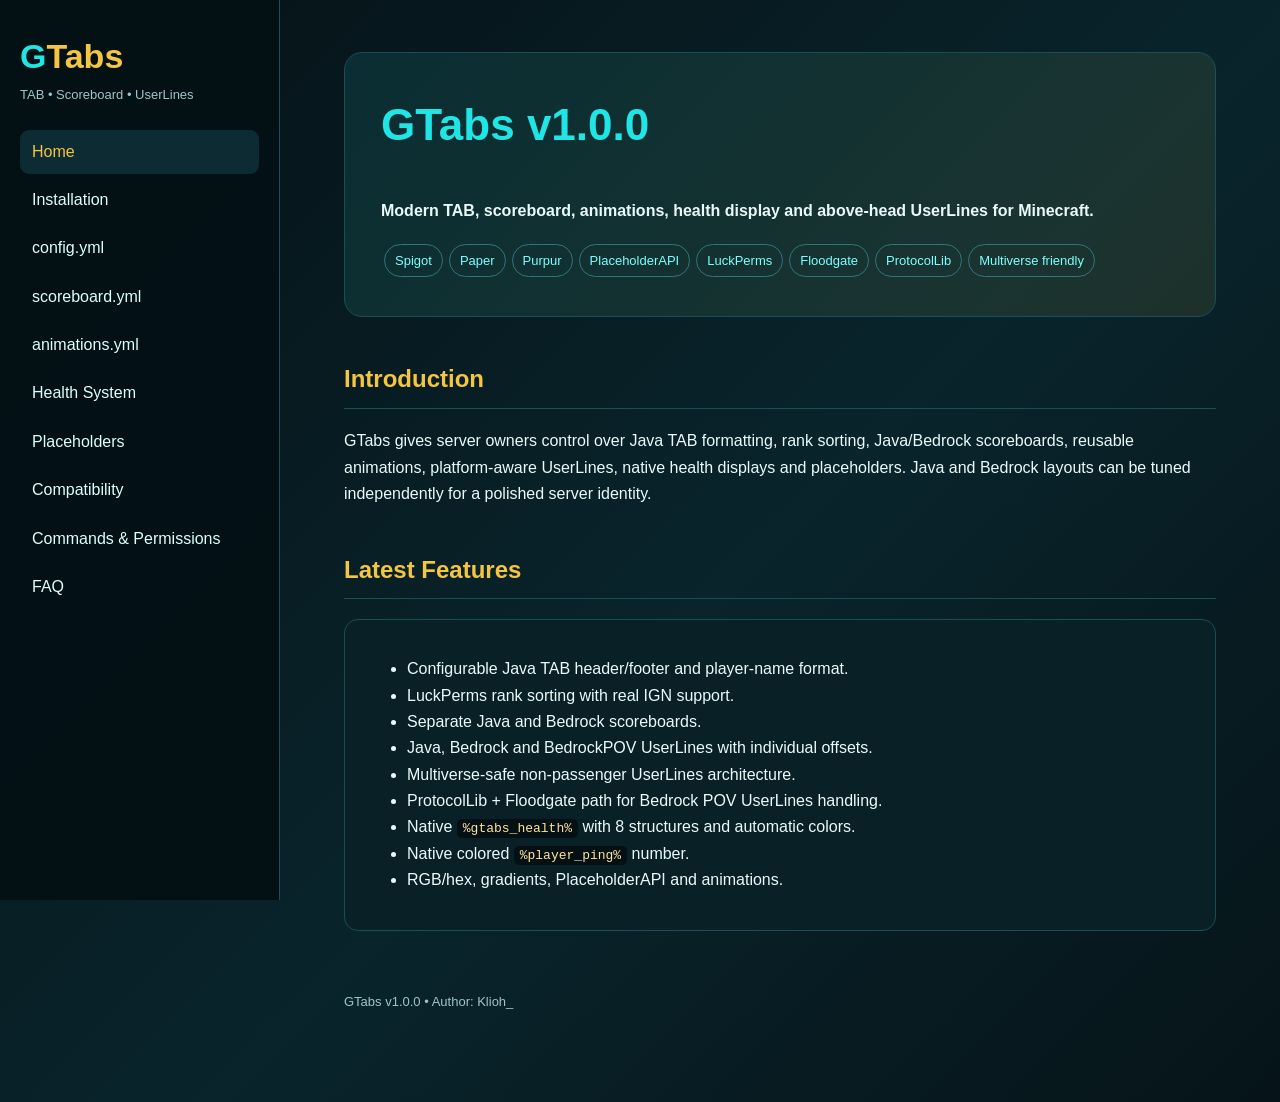
<file: index.html>
<!doctype html><html><head><meta charset="utf-8"><meta name="viewport" content="width=device-width,initial-scale=1"><title>Home | GTabs Wiki</title><link rel="stylesheet" href="assets/style.css"></head><body><div class="layout"><aside class="sidebar"><div class="brand">G<span>Tabs</span></div><div class="tag">TAB • Scoreboard • UserLines</div><nav class="nav"><a class="active" href="index.html">Home</a><a class="" href="installation.html">Installation</a><a class="" href="config.html">config.yml</a><a class="" href="scoreboard.html">scoreboard.yml</a><a class="" href="animations.html">animations.yml</a><a class="" href="health.html">Health System</a><a class="" href="placeholders.html">Placeholders</a><a class="" href="compatibility.html">Compatibility</a><a class="" href="commands.html">Commands & Permissions</a><a class="" href="faq.html">FAQ</a></nav></aside><main class="content"><section class="hero"><h1>GTabs v1.0.0</h1><p><strong>Modern TAB, scoreboard, animations, health display and above-head UserLines for Minecraft.</strong></p><span class="badge">Spigot</span><span class="badge">Paper</span><span class="badge">Purpur</span><span class="badge">PlaceholderAPI</span><span class="badge">LuckPerms</span><span class="badge">Floodgate</span><span class="badge">ProtocolLib</span><span class="badge">Multiverse friendly</span></section><h2>Introduction</h2><p>GTabs gives server owners control over Java TAB formatting, rank sorting, Java/Bedrock scoreboards, reusable animations, platform-aware UserLines, native health displays and placeholders. Java and Bedrock layouts can be tuned independently for a polished server identity.</p><h2>Latest Features</h2><div class="card"><ul><li>Configurable Java TAB header/footer and player-name format.</li><li>LuckPerms rank sorting with real IGN support.</li><li>Separate Java and Bedrock scoreboards.</li><li>Java, Bedrock and BedrockPOV UserLines with individual offsets.</li><li>Multiverse-safe non-passenger UserLines architecture.</li><li>ProtocolLib + Floodgate path for Bedrock POV UserLines handling.</li><li>Native <code>%gtabs_health%</code> with 8 structures and automatic colors.</li><li>Native colored <code>%player_ping%</code> number.</li><li>RGB/hex, gradients, PlaceholderAPI and animations.</li></ul></div><div class="footer">GTabs v1.0.0 • Author: Klioh_</div></main></div></body></html>
</file>
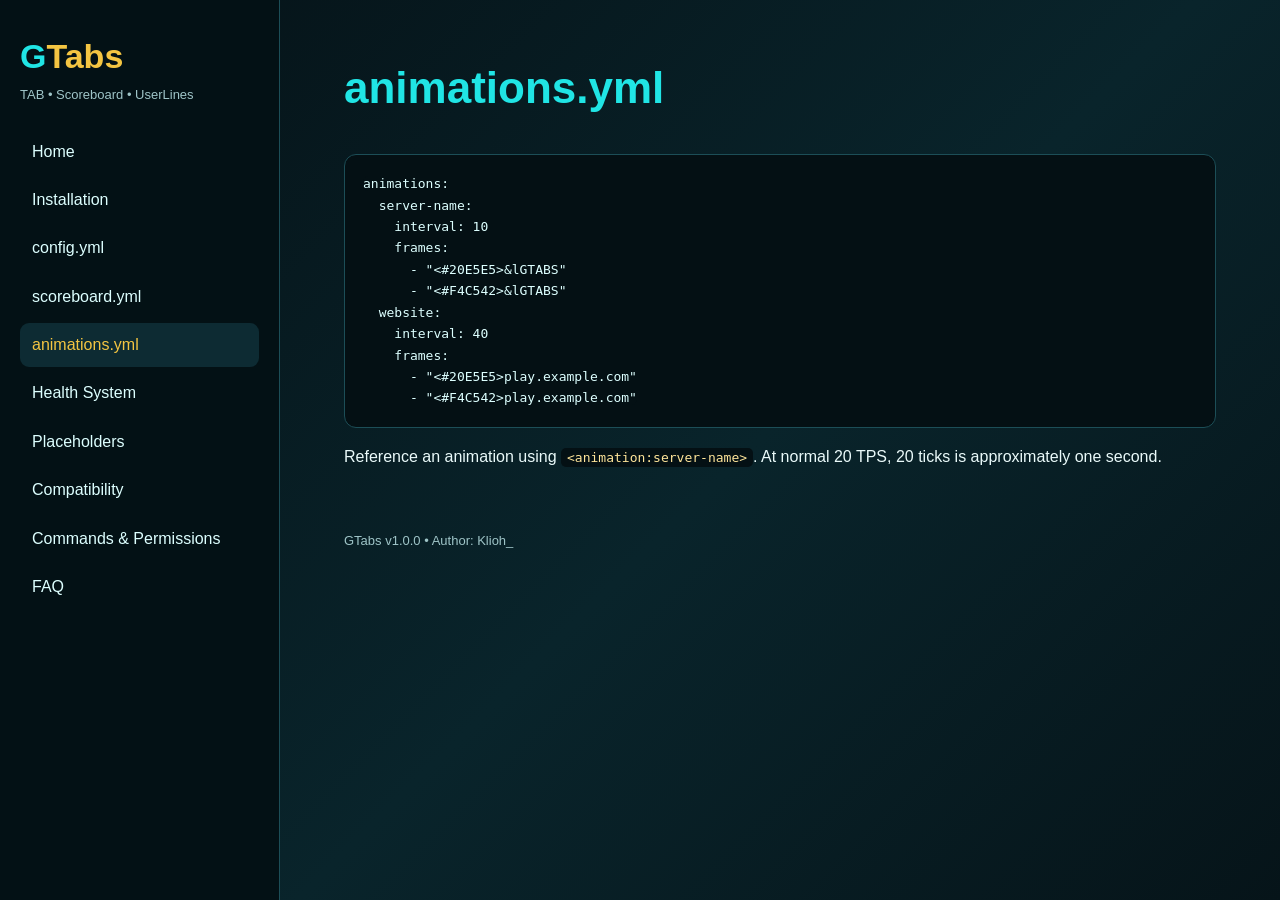
<file: animations.html>
<!doctype html><html><head><meta charset="utf-8"><meta name="viewport" content="width=device-width,initial-scale=1"><title>animations.yml | GTabs Wiki</title><link rel="stylesheet" href="assets/style.css"></head><body><div class="layout"><aside class="sidebar"><div class="brand">G<span>Tabs</span></div><div class="tag">TAB • Scoreboard • UserLines</div><nav class="nav"><a class="" href="index.html">Home</a><a class="" href="installation.html">Installation</a><a class="" href="config.html">config.yml</a><a class="" href="scoreboard.html">scoreboard.yml</a><a class="active" href="animations.html">animations.yml</a><a class="" href="health.html">Health System</a><a class="" href="placeholders.html">Placeholders</a><a class="" href="compatibility.html">Compatibility</a><a class="" href="commands.html">Commands & Permissions</a><a class="" href="faq.html">FAQ</a></nav></aside><main class="content"><h1>animations.yml</h1><pre><code>animations:
  server-name:
    interval: 10
    frames:
      - "&lt;#20E5E5&gt;&amp;lGTABS"
      - "&lt;#F4C542&gt;&amp;lGTABS"
  website:
    interval: 40
    frames:
      - "&lt;#20E5E5&gt;play.example.com"
      - "&lt;#F4C542&gt;play.example.com"</code></pre><p>Reference an animation using <code>&lt;animation:server-name&gt;</code>. At normal 20 TPS, 20 ticks is approximately one second.</p><div class="footer">GTabs v1.0.0 • Author: Klioh_</div></main></div></body></html>
</file>
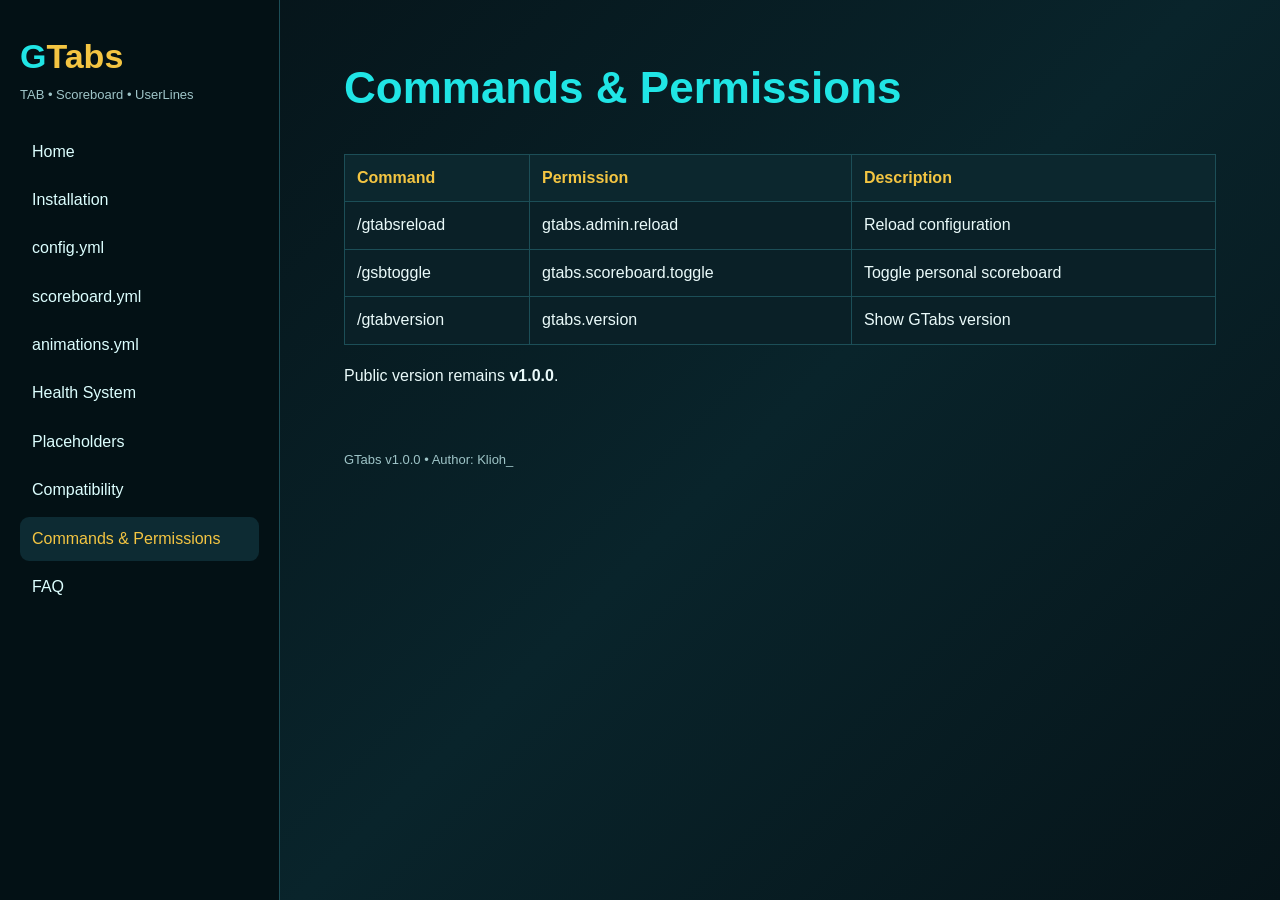
<file: commands.html>
<!doctype html><html><head><meta charset="utf-8"><meta name="viewport" content="width=device-width,initial-scale=1"><title>Commands &amp; Permissions | GTabs Wiki</title><link rel="stylesheet" href="assets/style.css"></head><body><div class="layout"><aside class="sidebar"><div class="brand">G<span>Tabs</span></div><div class="tag">TAB • Scoreboard • UserLines</div><nav class="nav"><a class="" href="index.html">Home</a><a class="" href="installation.html">Installation</a><a class="" href="config.html">config.yml</a><a class="" href="scoreboard.html">scoreboard.yml</a><a class="" href="animations.html">animations.yml</a><a class="" href="health.html">Health System</a><a class="" href="placeholders.html">Placeholders</a><a class="" href="compatibility.html">Compatibility</a><a class="active" href="commands.html">Commands & Permissions</a><a class="" href="faq.html">FAQ</a></nav></aside><main class="content"><h1>Commands & Permissions</h1><table><tr><th>Command</th><th>Permission</th><th>Description</th></tr><tr><td>/gtabsreload</td><td>gtabs.admin.reload</td><td>Reload configuration</td></tr><tr><td>/gsbtoggle</td><td>gtabs.scoreboard.toggle</td><td>Toggle personal scoreboard</td></tr><tr><td>/gtabversion</td><td>gtabs.version</td><td>Show GTabs version</td></tr></table><p>Public version remains <strong>v1.0.0</strong>.</p><div class="footer">GTabs v1.0.0 • Author: Klioh_</div></main></div></body></html>
</file>
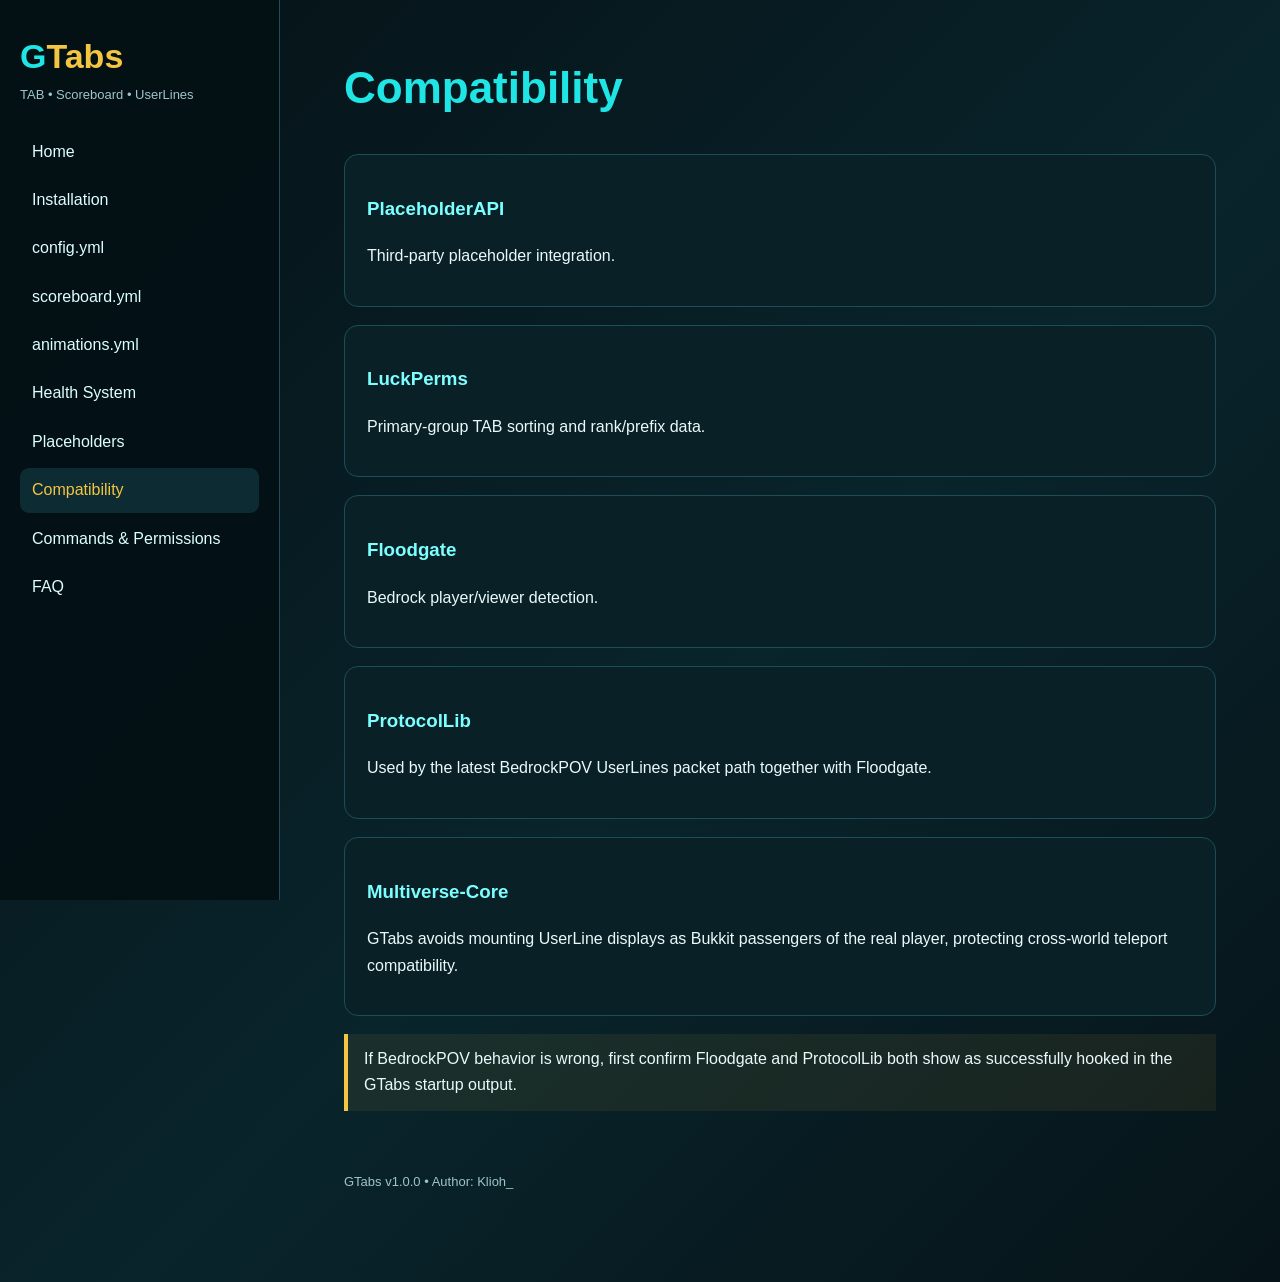
<file: compatibility.html>
<!doctype html><html><head><meta charset="utf-8"><meta name="viewport" content="width=device-width,initial-scale=1"><title>Compatibility | GTabs Wiki</title><link rel="stylesheet" href="assets/style.css"></head><body><div class="layout"><aside class="sidebar"><div class="brand">G<span>Tabs</span></div><div class="tag">TAB • Scoreboard • UserLines</div><nav class="nav"><a class="" href="index.html">Home</a><a class="" href="installation.html">Installation</a><a class="" href="config.html">config.yml</a><a class="" href="scoreboard.html">scoreboard.yml</a><a class="" href="animations.html">animations.yml</a><a class="" href="health.html">Health System</a><a class="" href="placeholders.html">Placeholders</a><a class="active" href="compatibility.html">Compatibility</a><a class="" href="commands.html">Commands & Permissions</a><a class="" href="faq.html">FAQ</a></nav></aside><main class="content"><h1>Compatibility</h1><div class="card"><h3>PlaceholderAPI</h3><p>Third-party placeholder integration.</p></div><div class="card"><h3>LuckPerms</h3><p>Primary-group TAB sorting and rank/prefix data.</p></div><div class="card"><h3>Floodgate</h3><p>Bedrock player/viewer detection.</p></div><div class="card"><h3>ProtocolLib</h3><p>Used by the latest BedrockPOV UserLines packet path together with Floodgate.</p></div><div class="card"><h3>Multiverse-Core</h3><p>GTabs avoids mounting UserLine displays as Bukkit passengers of the real player, protecting cross-world teleport compatibility.</p></div><div class="note">If BedrockPOV behavior is wrong, first confirm Floodgate and ProtocolLib both show as successfully hooked in the GTabs startup output.</div><div class="footer">GTabs v1.0.0 • Author: Klioh_</div></main></div></body></html>
</file>
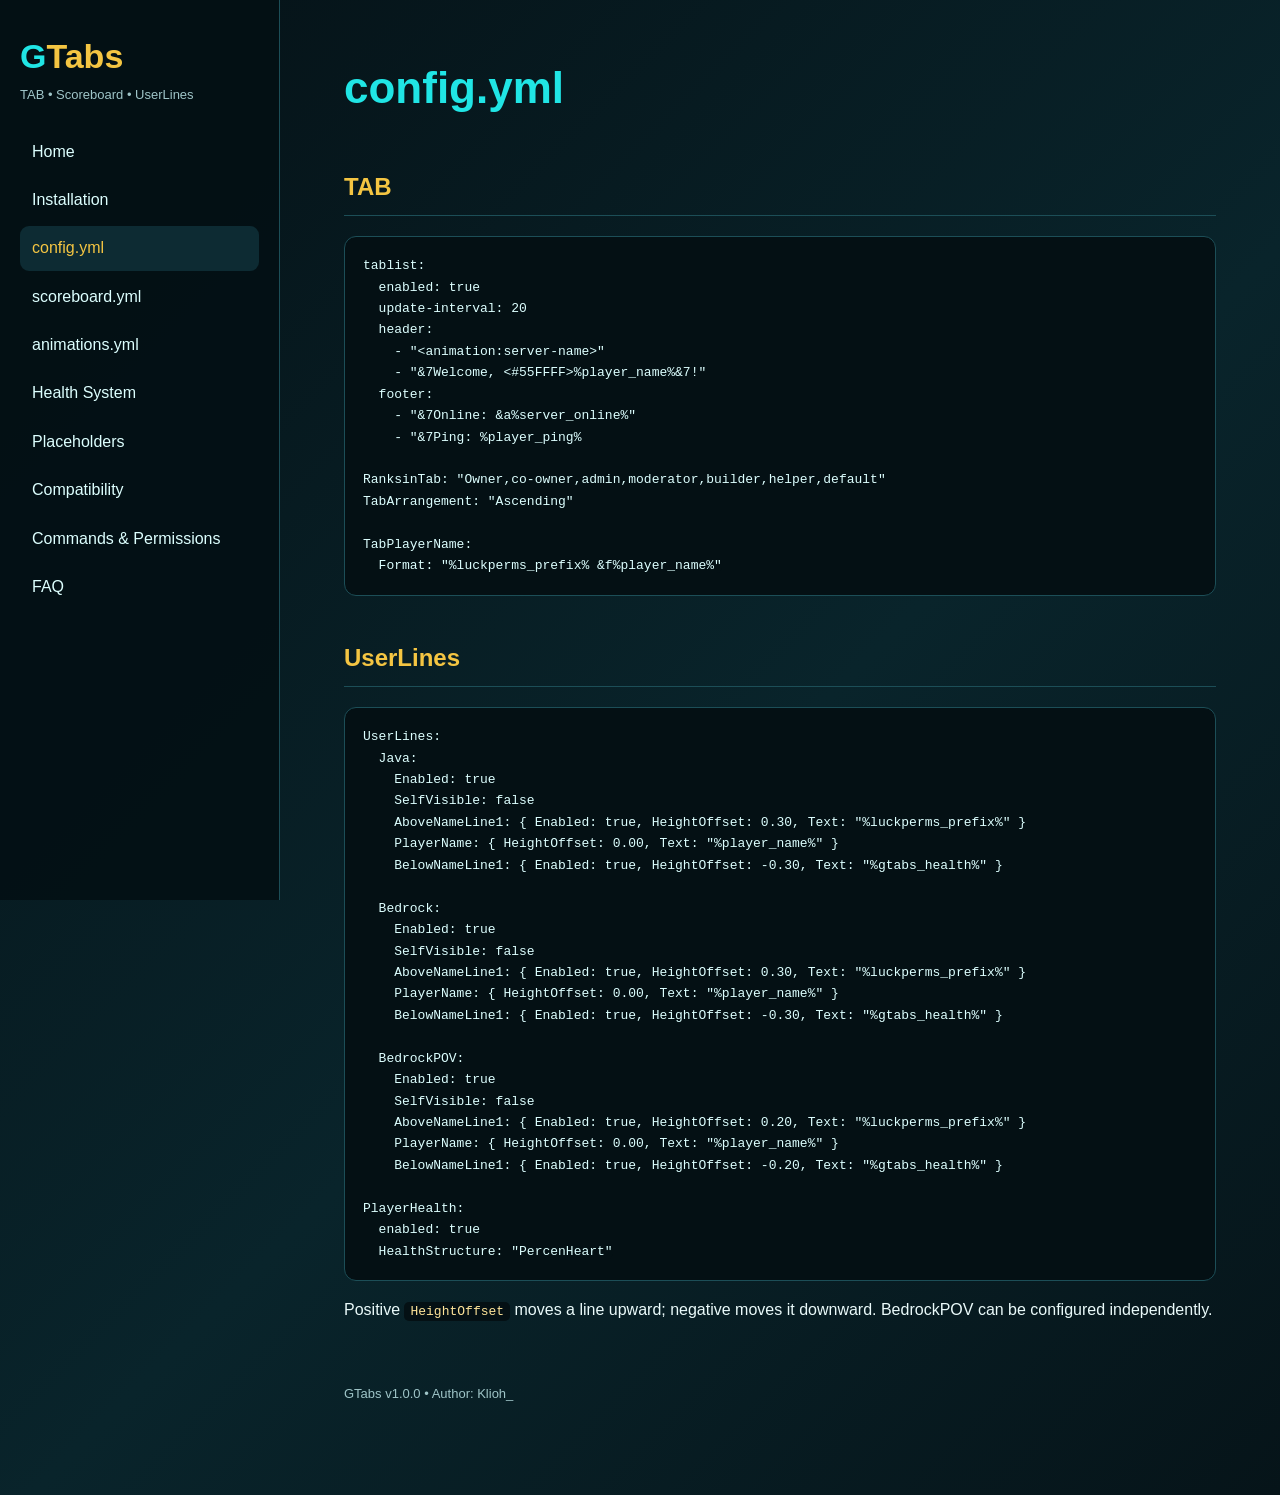
<file: config.html>
<!doctype html><html><head><meta charset="utf-8"><meta name="viewport" content="width=device-width,initial-scale=1"><title>config.yml | GTabs Wiki</title><link rel="stylesheet" href="assets/style.css"></head><body><div class="layout"><aside class="sidebar"><div class="brand">G<span>Tabs</span></div><div class="tag">TAB • Scoreboard • UserLines</div><nav class="nav"><a class="" href="index.html">Home</a><a class="" href="installation.html">Installation</a><a class="active" href="config.html">config.yml</a><a class="" href="scoreboard.html">scoreboard.yml</a><a class="" href="animations.html">animations.yml</a><a class="" href="health.html">Health System</a><a class="" href="placeholders.html">Placeholders</a><a class="" href="compatibility.html">Compatibility</a><a class="" href="commands.html">Commands & Permissions</a><a class="" href="faq.html">FAQ</a></nav></aside><main class="content"><h1>config.yml</h1><h2>TAB</h2><pre><code>tablist:
  enabled: true
  update-interval: 20
  header:
    - "&lt;animation:server-name&gt;"
    - "&amp;7Welcome, &lt;#55FFFF&gt;%player_name%&amp;7!"
  footer:
    - "&amp;7Online: &amp;a%server_online%"
    - "&amp;7Ping: %player_ping%

RanksinTab: "Owner,co-owner,admin,moderator,builder,helper,default"
TabArrangement: "Ascending"

TabPlayerName:
  Format: "%luckperms_prefix% &amp;f%player_name%"</code></pre><h2>UserLines</h2><pre><code>UserLines:
  Java:
    Enabled: true
    SelfVisible: false
    AboveNameLine1: { Enabled: true, HeightOffset: 0.30, Text: "%luckperms_prefix%" }
    PlayerName: { HeightOffset: 0.00, Text: "%player_name%" }
    BelowNameLine1: { Enabled: true, HeightOffset: -0.30, Text: "%gtabs_health%" }

  Bedrock:
    Enabled: true
    SelfVisible: false
    AboveNameLine1: { Enabled: true, HeightOffset: 0.30, Text: "%luckperms_prefix%" }
    PlayerName: { HeightOffset: 0.00, Text: "%player_name%" }
    BelowNameLine1: { Enabled: true, HeightOffset: -0.30, Text: "%gtabs_health%" }

  BedrockPOV:
    Enabled: true
    SelfVisible: false
    AboveNameLine1: { Enabled: true, HeightOffset: 0.20, Text: "%luckperms_prefix%" }
    PlayerName: { HeightOffset: 0.00, Text: "%player_name%" }
    BelowNameLine1: { Enabled: true, HeightOffset: -0.20, Text: "%gtabs_health%" }

PlayerHealth:
  enabled: true
  HealthStructure: "PercenHeart"</code></pre><p>Positive <code>HeightOffset</code> moves a line upward; negative moves it downward. BedrockPOV can be configured independently.</p><div class="footer">GTabs v1.0.0 • Author: Klioh_</div></main></div></body></html>
</file>
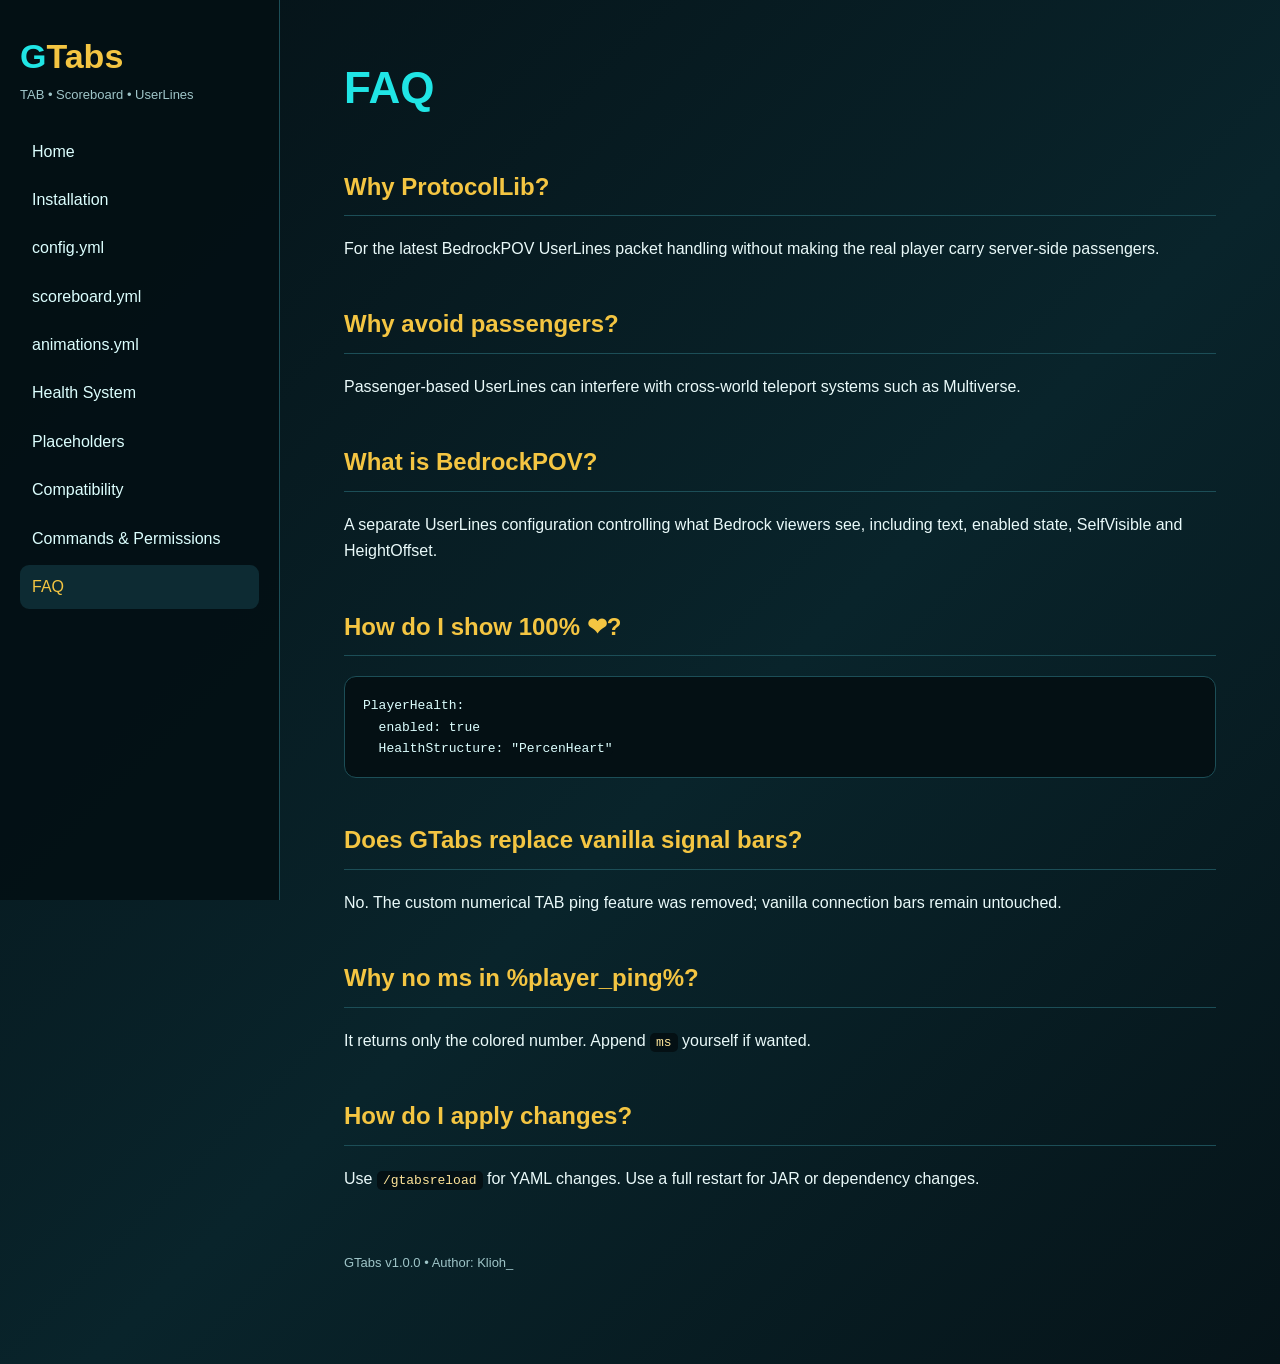
<file: faq.html>
<!doctype html><html><head><meta charset="utf-8"><meta name="viewport" content="width=device-width,initial-scale=1"><title>FAQ | GTabs Wiki</title><link rel="stylesheet" href="assets/style.css"></head><body><div class="layout"><aside class="sidebar"><div class="brand">G<span>Tabs</span></div><div class="tag">TAB • Scoreboard • UserLines</div><nav class="nav"><a class="" href="index.html">Home</a><a class="" href="installation.html">Installation</a><a class="" href="config.html">config.yml</a><a class="" href="scoreboard.html">scoreboard.yml</a><a class="" href="animations.html">animations.yml</a><a class="" href="health.html">Health System</a><a class="" href="placeholders.html">Placeholders</a><a class="" href="compatibility.html">Compatibility</a><a class="" href="commands.html">Commands & Permissions</a><a class="active" href="faq.html">FAQ</a></nav></aside><main class="content"><h1>FAQ</h1><h2>Why ProtocolLib?</h2><p>For the latest BedrockPOV UserLines packet handling without making the real player carry server-side passengers.</p><h2>Why avoid passengers?</h2><p>Passenger-based UserLines can interfere with cross-world teleport systems such as Multiverse.</p><h2>What is BedrockPOV?</h2><p>A separate UserLines configuration controlling what Bedrock viewers see, including text, enabled state, SelfVisible and HeightOffset.</p><h2>How do I show 100% ❤?</h2><pre><code>PlayerHealth:
  enabled: true
  HealthStructure: "PercenHeart"</code></pre><h2>Does GTabs replace vanilla signal bars?</h2><p>No. The custom numerical TAB ping feature was removed; vanilla connection bars remain untouched.</p><h2>Why no ms in %player_ping%?</h2><p>It returns only the colored number. Append <code>ms</code> yourself if wanted.</p><h2>How do I apply changes?</h2><p>Use <code>/gtabsreload</code> for YAML changes. Use a full restart for JAR or dependency changes.</p><div class="footer">GTabs v1.0.0 • Author: Klioh_</div></main></div></body></html>
</file>
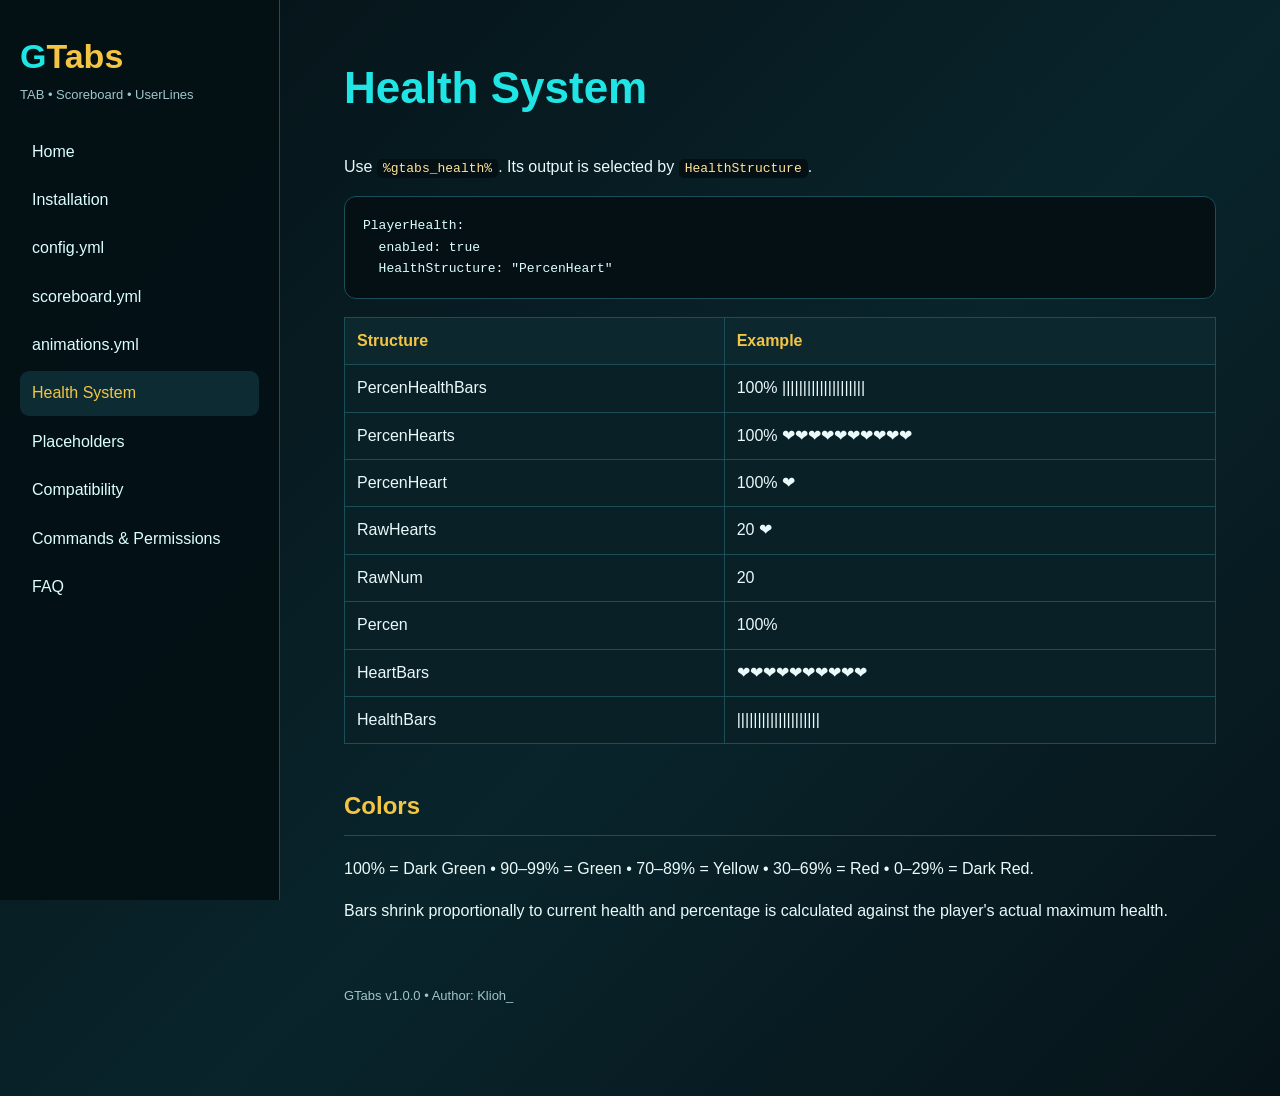
<file: health.html>
<!doctype html><html><head><meta charset="utf-8"><meta name="viewport" content="width=device-width,initial-scale=1"><title>Health System | GTabs Wiki</title><link rel="stylesheet" href="assets/style.css"></head><body><div class="layout"><aside class="sidebar"><div class="brand">G<span>Tabs</span></div><div class="tag">TAB • Scoreboard • UserLines</div><nav class="nav"><a class="" href="index.html">Home</a><a class="" href="installation.html">Installation</a><a class="" href="config.html">config.yml</a><a class="" href="scoreboard.html">scoreboard.yml</a><a class="" href="animations.html">animations.yml</a><a class="active" href="health.html">Health System</a><a class="" href="placeholders.html">Placeholders</a><a class="" href="compatibility.html">Compatibility</a><a class="" href="commands.html">Commands & Permissions</a><a class="" href="faq.html">FAQ</a></nav></aside><main class="content"><h1>Health System</h1><p>Use <code>%gtabs_health%</code>. Its output is selected by <code>HealthStructure</code>.</p><pre><code>PlayerHealth:
  enabled: true
  HealthStructure: "PercenHeart"</code></pre><table><tr><th>Structure</th><th>Example</th></tr><tr><td>PercenHealthBars</td><td>100% ||||||||||||||||||||</td></tr><tr><td>PercenHearts</td><td>100% ❤❤❤❤❤❤❤❤❤❤</td></tr><tr><td>PercenHeart</td><td>100% ❤</td></tr><tr><td>RawHearts</td><td>20 ❤</td></tr><tr><td>RawNum</td><td>20</td></tr><tr><td>Percen</td><td>100%</td></tr><tr><td>HeartBars</td><td>❤❤❤❤❤❤❤❤❤❤</td></tr><tr><td>HealthBars</td><td>||||||||||||||||||||</td></tr></table><h2>Colors</h2><p>100% = Dark Green • 90–99% = Green • 70–89% = Yellow • 30–69% = Red • 0–29% = Dark Red.</p><p>Bars shrink proportionally to current health and percentage is calculated against the player's actual maximum health.</p><div class="footer">GTabs v1.0.0 • Author: Klioh_</div></main></div></body></html>
</file>
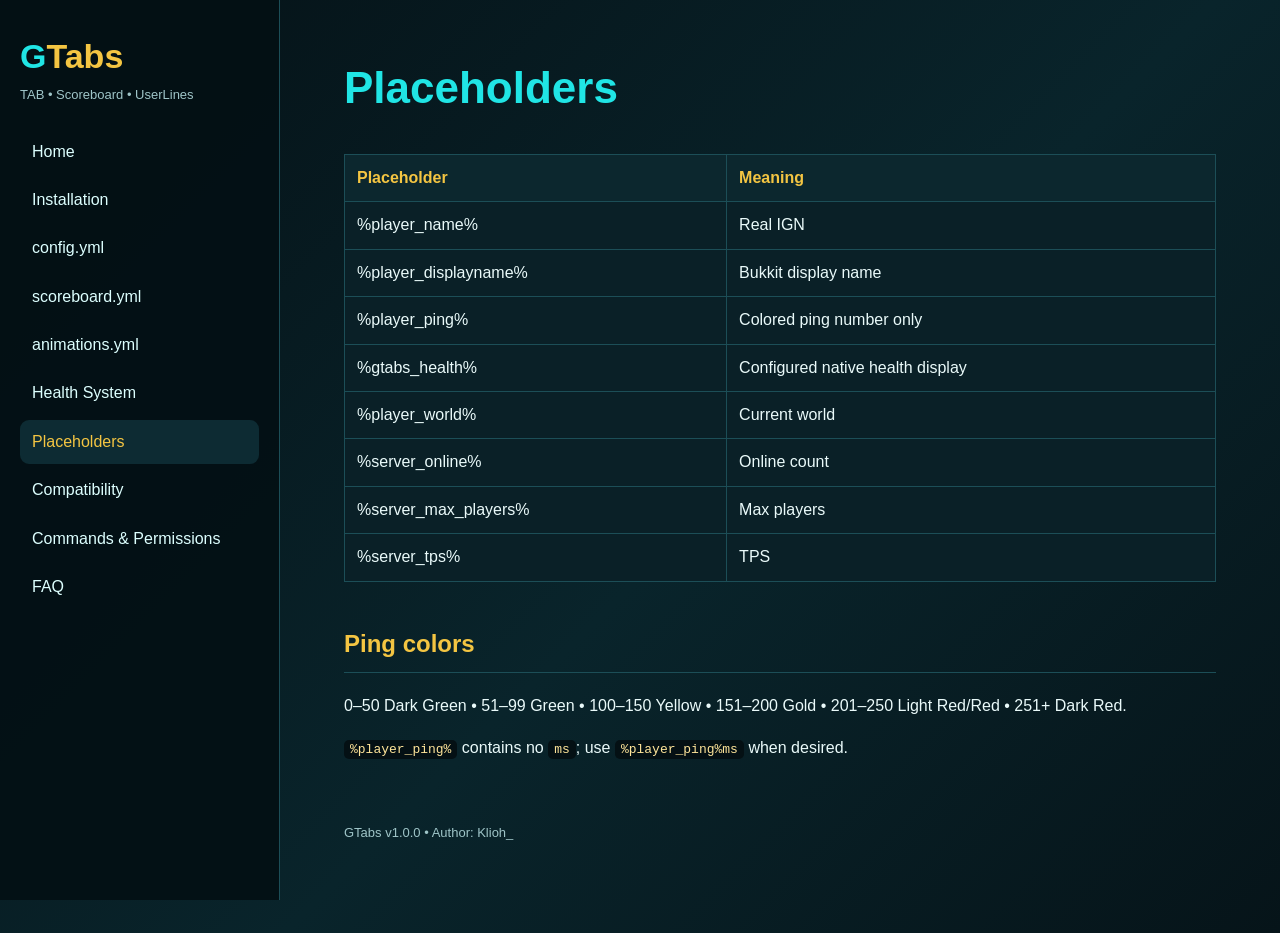
<file: placeholders.html>
<!doctype html><html><head><meta charset="utf-8"><meta name="viewport" content="width=device-width,initial-scale=1"><title>Placeholders | GTabs Wiki</title><link rel="stylesheet" href="assets/style.css"></head><body><div class="layout"><aside class="sidebar"><div class="brand">G<span>Tabs</span></div><div class="tag">TAB • Scoreboard • UserLines</div><nav class="nav"><a class="" href="index.html">Home</a><a class="" href="installation.html">Installation</a><a class="" href="config.html">config.yml</a><a class="" href="scoreboard.html">scoreboard.yml</a><a class="" href="animations.html">animations.yml</a><a class="" href="health.html">Health System</a><a class="active" href="placeholders.html">Placeholders</a><a class="" href="compatibility.html">Compatibility</a><a class="" href="commands.html">Commands & Permissions</a><a class="" href="faq.html">FAQ</a></nav></aside><main class="content"><h1>Placeholders</h1><table><tr><th>Placeholder</th><th>Meaning</th></tr><tr><td>%player_name%</td><td>Real IGN</td></tr><tr><td>%player_displayname%</td><td>Bukkit display name</td></tr><tr><td>%player_ping%</td><td>Colored ping number only</td></tr><tr><td>%gtabs_health%</td><td>Configured native health display</td></tr><tr><td>%player_world%</td><td>Current world</td></tr><tr><td>%server_online%</td><td>Online count</td></tr><tr><td>%server_max_players%</td><td>Max players</td></tr><tr><td>%server_tps%</td><td>TPS</td></tr></table><h2>Ping colors</h2><p>0–50 Dark Green • 51–99 Green • 100–150 Yellow • 151–200 Gold • 201–250 Light Red/Red • 251+ Dark Red.</p><p><code>%player_ping%</code> contains no <code>ms</code>; use <code>%player_ping%ms</code> when desired.</p><div class="footer">GTabs v1.0.0 • Author: Klioh_</div></main></div></body></html>
</file>
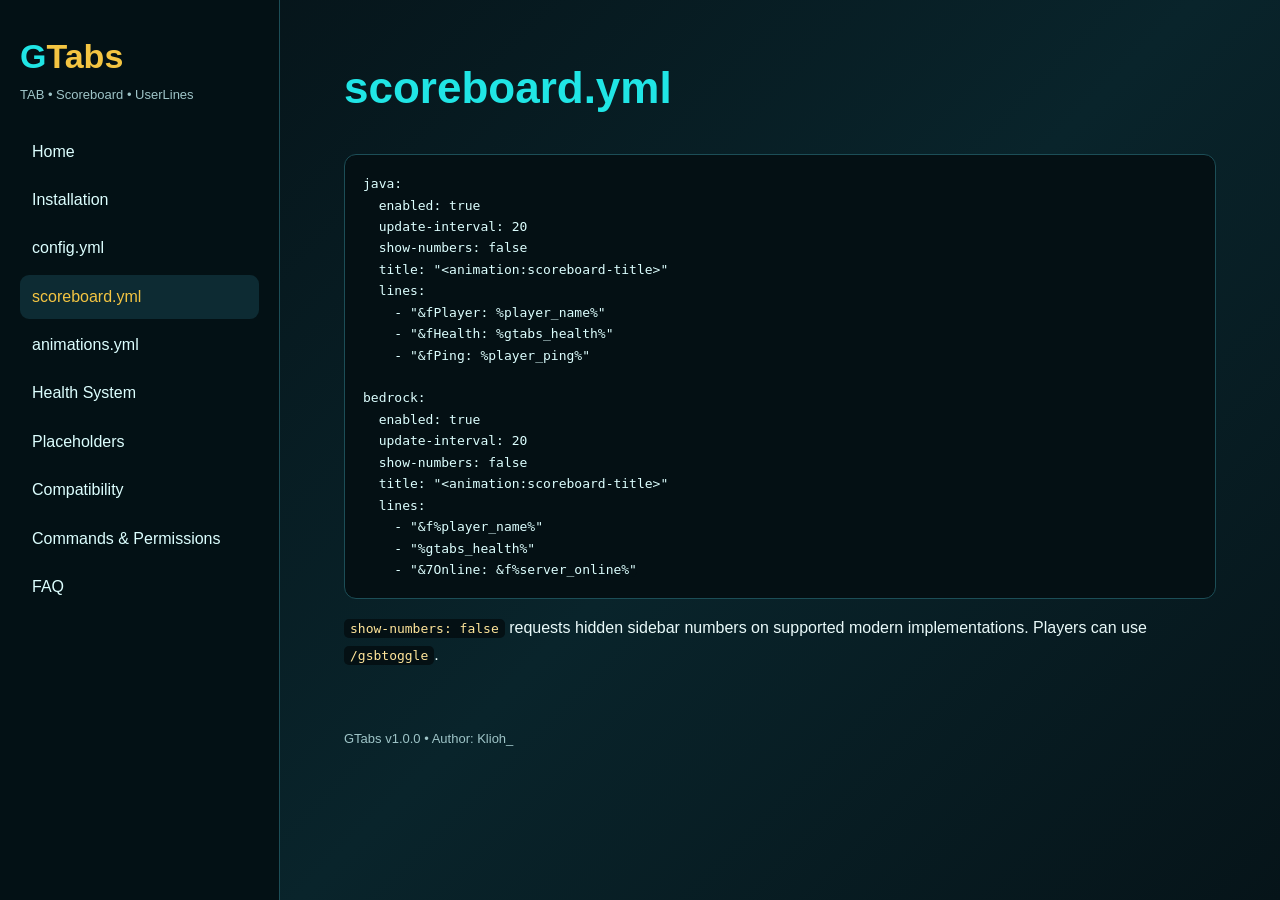
<file: scoreboard.html>
<!doctype html><html><head><meta charset="utf-8"><meta name="viewport" content="width=device-width,initial-scale=1"><title>scoreboard.yml | GTabs Wiki</title><link rel="stylesheet" href="assets/style.css"></head><body><div class="layout"><aside class="sidebar"><div class="brand">G<span>Tabs</span></div><div class="tag">TAB • Scoreboard • UserLines</div><nav class="nav"><a class="" href="index.html">Home</a><a class="" href="installation.html">Installation</a><a class="" href="config.html">config.yml</a><a class="active" href="scoreboard.html">scoreboard.yml</a><a class="" href="animations.html">animations.yml</a><a class="" href="health.html">Health System</a><a class="" href="placeholders.html">Placeholders</a><a class="" href="compatibility.html">Compatibility</a><a class="" href="commands.html">Commands & Permissions</a><a class="" href="faq.html">FAQ</a></nav></aside><main class="content"><h1>scoreboard.yml</h1><pre><code>java:
  enabled: true
  update-interval: 20
  show-numbers: false
  title: "&lt;animation:scoreboard-title&gt;"
  lines:
    - "&amp;fPlayer: %player_name%"
    - "&amp;fHealth: %gtabs_health%"
    - "&amp;fPing: %player_ping%"

bedrock:
  enabled: true
  update-interval: 20
  show-numbers: false
  title: "&lt;animation:scoreboard-title&gt;"
  lines:
    - "&amp;f%player_name%"
    - "%gtabs_health%"
    - "&amp;7Online: &amp;f%server_online%"</code></pre><p><code>show-numbers: false</code> requests hidden sidebar numbers on supported modern implementations. Players can use <code>/gsbtoggle</code>.</p><div class="footer">GTabs v1.0.0 • Author: Klioh_</div></main></div></body></html>
</file>
<file: assets/style.css>
:root{--bg:#061419;--panel:#0a2027;--panel2:#0d2b33;--aqua:#20e5e5;--gold:#f4c542;--text:#eafafa;--muted:#9fc5c8;--line:#1c4e57;--code:#041014}
*{box-sizing:border-box}body{margin:0;font-family:Segoe UI,Arial,sans-serif;background:linear-gradient(135deg,#051116,#09242b 55%,#061419);color:var(--text);line-height:1.65}a{color:var(--aqua);text-decoration:none}a:hover{color:var(--gold)}.layout{display:grid;grid-template-columns:280px 1fr;min-height:100vh}.sidebar{position:sticky;top:0;height:100vh;padding:28px 20px;background:#041115f7;border-right:1px solid var(--line);overflow:auto}.brand{font-size:34px;font-weight:900;color:var(--aqua)}.brand span{color:var(--gold)}.tag{font-size:13px;color:var(--muted);margin-bottom:24px}.nav a{display:block;padding:9px 12px;margin:4px 0;border-radius:9px;color:#dff}.nav a:hover,.nav a.active{background:var(--panel2);color:var(--gold)}.content{max-width:1100px;width:100%;padding:52px 64px 90px}.hero{padding:36px;border:1px solid var(--line);border-radius:18px;background:linear-gradient(135deg,#20e5e51c,#f4c54217)}h1{font-size:44px;color:var(--aqua);margin-top:0}h2{color:var(--gold);margin-top:42px;border-bottom:1px solid var(--line);padding-bottom:9px}h3{color:#7cffff}.badge{display:inline-block;border:1px solid #32767d;border-radius:999px;padding:5px 10px;margin:3px;color:#7cffff;font-size:13px}.card{background:var(--panel);border:1px solid var(--line);border-radius:14px;padding:20px 22px;margin:18px 0}.note{border-left:4px solid var(--gold);background:#f4c54212;padding:12px 16px}code{background:var(--code);color:#ffe59a;padding:2px 6px;border-radius:5px}pre{background:var(--code);border:1px solid var(--line);padding:18px;border-radius:12px;overflow:auto;color:#dff}pre code{padding:0;color:inherit}table{width:100%;border-collapse:collapse;background:var(--panel);margin:18px 0}th,td{border:1px solid var(--line);padding:10px 12px;text-align:left}th{color:var(--gold);background:#0c272e}.footer{margin-top:60px;color:var(--muted);font-size:13px}@media(max-width:850px){.layout{display:block}.sidebar{position:relative;height:auto}.content{padding:30px 20px}.nav{columns:2}}
</file>
